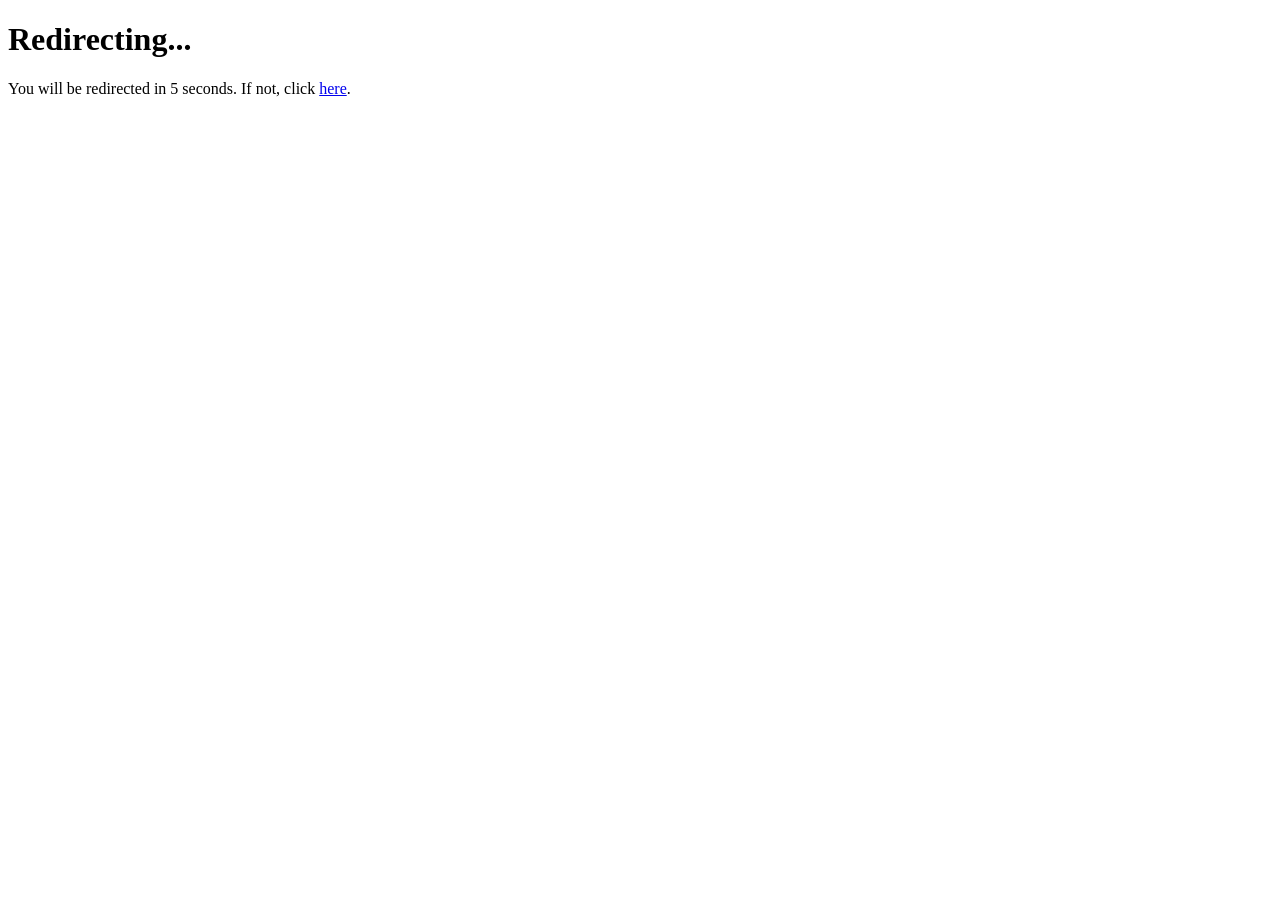
<file: index.html>
<!DOCTYPE html>
<html lang="en">
<head>
    <meta charset="UTF-8">
    <meta name="viewport" content="width=device-width, initial-scale=1.0">
    <title>Document</title>
</head>
<script>
      setTimeout(function() {
        window.location.href = "./Home/home.html";
    }, 5000);
</script>
<body>
     <h1>Redirecting...</h1>
    <p>You will be redirected in 5 seconds. If not, click <a href="./Home/home.html">here</a>.</p>
    
</body>
</html>
</file>
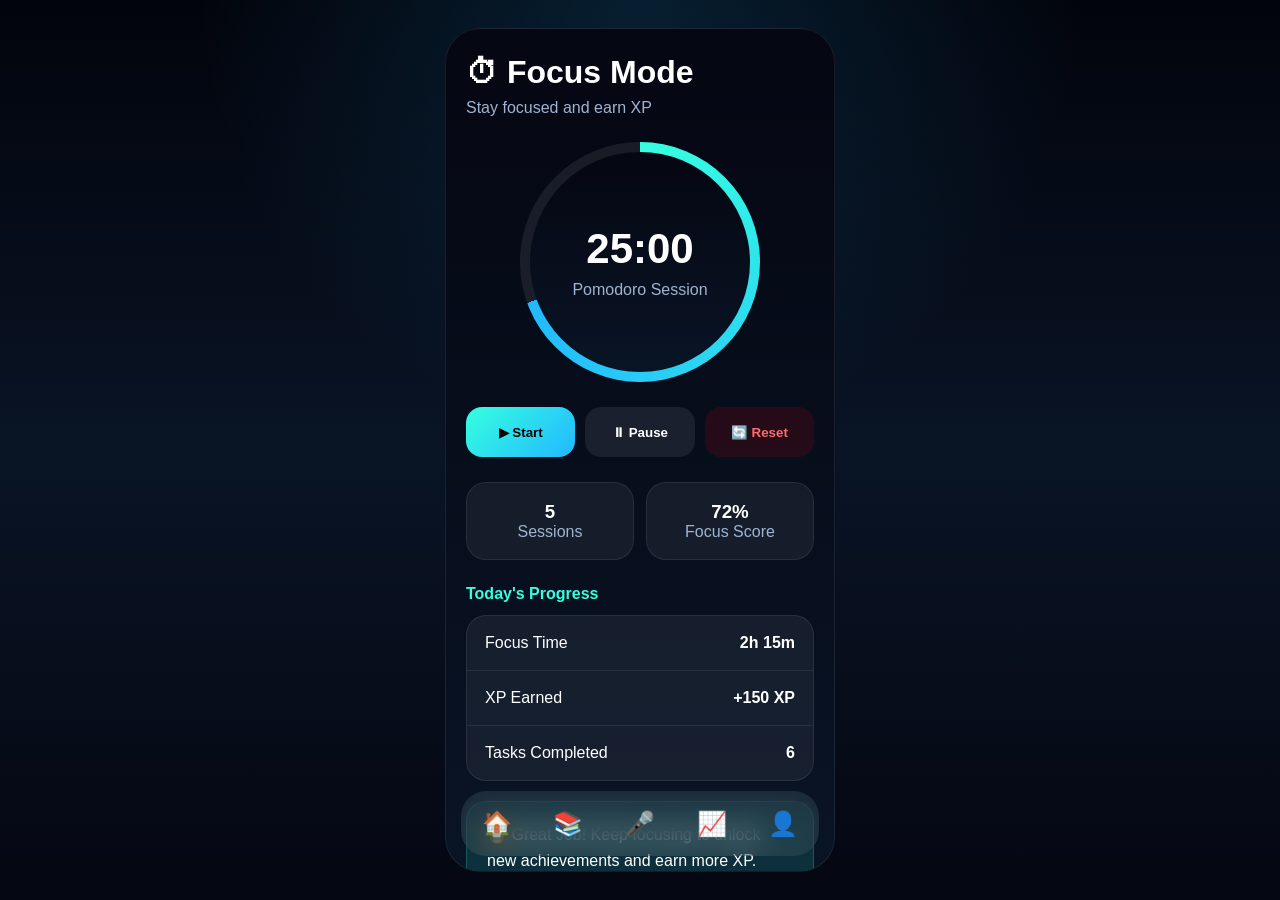
<file: Focus/focus.html>
<!DOCTYPE html>
<html lang="en">
<head>
<meta charset="UTF-8">
<meta name="viewport"
content="width=device-width, initial-scale=1.0">

<title>Focus Mode</title>

<link rel="stylesheet"
href="./focus.css">
</head>
<body>

<div class="mobile-frame">

<div class="focus-screen">

<h1>⏱ Focus Mode</h1>

<p class="subtitle">
Stay focused and earn XP
</p>

<div class="timer-container">

<div class="timer-circle">

<div class="timer-content">

<h2 id="timer">
25:00
</h2>

<p>
Pomodoro Session
</p>

</div>

</div>

</div>

<div class="controls">

<button class="start-btn">
▶ Start
</button>

<button class="pause-btn">
⏸ Pause
</button>

<button class="reset-btn">
🔄 Reset
</button>

</div>

<div class="stats-grid">

<div class="stat-card">

<h3>5</h3>

<p>Sessions</p>

</div>

<div class="stat-card">

<h3>72%</h3>

<p>Focus Score</p>

</div>

</div>

<div class="section-title">

Today's Progress

</div>

<div class="progress-card">

<div class="progress-item">

<span>Focus Time</span>

<b>2h 15m</b>

</div>

<div class="progress-item">

<span>XP Earned</span>

<b>+150 XP</b>

</div>

<div class="progress-item">

<span>Tasks Completed</span>

<b>6</b>

</div>

</div>

<div class="motivation-card">

🔥 Great Job!

Keep focusing to unlock
new achievements and earn
more XP.

</div>

</div>

<nav class="bottom-nav">

<a href="../Home/home.html">
🏠
</a>

<a href="../Skills/skills.html">
📚
</a>

<a href="../Voice/voice.html">
🎤
</a>

<a href="../Reports/reports.html">
📈
</a>

<a href="../Profile/profile.html">
👤
</a>

</nav>

</div>

<script src="./focus.js"></script>

</body>
</html>
</file>
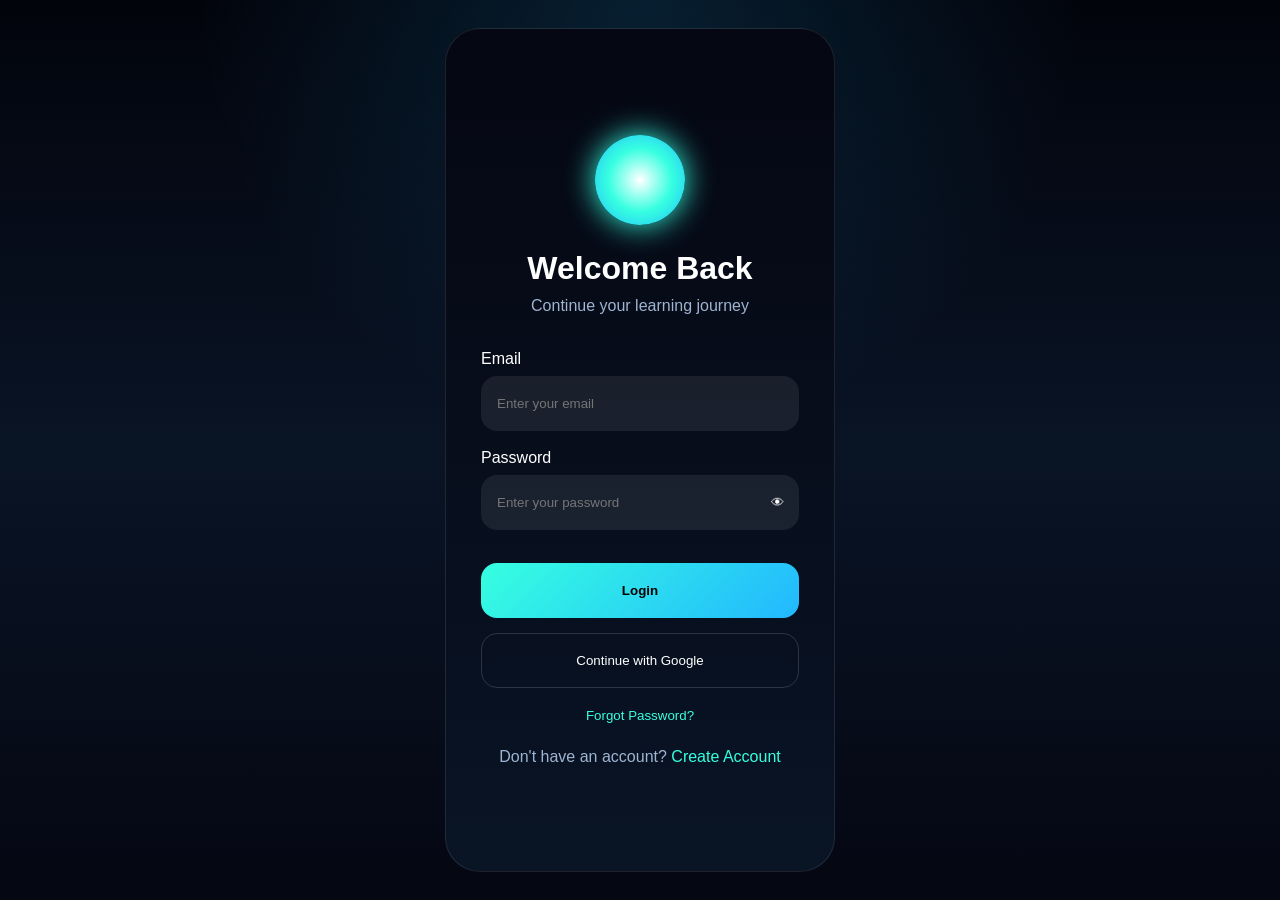
<file: Home/home.html>
<!DOCTYPE html>
<html lang="en">
<head>
<meta charset="UTF-8">
<meta name="viewport"
content="width=device-width, initial-scale=1.0">

<title>Home Dashboard</title>

<link rel="stylesheet"
href="./home.css">
</head>
<body>

<div class="mobile-frame">

<header class="topbar">

<div class="profile">

<div class="avatar">
P
</div>

<div>

<h3 id="userName">Loading...</h3>

<p id="userLevel">
Loading...
</p>

</div>

</div>

<div class="streak">

🔥 <span id="streakValue">1</span>

</div>

</header>

<section class="stats">

<div class="card">

<h2 id="xpValue">0</h2>

<p>XP</p>

</div>

<div class="card">

<h2 id="levelValue">1</h2>

<p>Level</p>

</div>

</section>

<section class="mentor">

<div class="orb"></div>

<p>
Listening...
</p>

</section>

<section class="actions">

<button
class="action-btn"
onclick="window.location.href='../Voice/voice.html'">

🎤 Voice Mentor

</button>

<button
class="action-btn"
onclick="window.location.href='../Skills/skills.html'">

📚 Skills

</button>

<button
class="action-btn"
onclick="window.location.href='../Focus/focus.html'">

⏱ Focus Mode

</button>

<button
class="action-btn"
onclick="window.location.href='../Reports/reports.html'">

📈 Reports

</button>

</section>

<section class="metrics">

<div class="metric">

😊 Mood

<b>80%</b>

</div>

<div class="metric">

🎯 Productivity

<b>70%</b>

</div>

</section>
<nav class="bottom-nav">

<a class="active"
href="../Home/home.html">
🏠
</a>

<a
href="../Skills/skills.html">
📚
</a>

<a
href="../Voice/voice.html">
🎤
</a>

<a
href="../Reports/reports.html">
📈
</a>

<a
href="../Profile/profile.html">
👤
</a>

</nav>
</div>

<script type="module" src="./home.js"></script>
<script type="module" src="./xp.js"></script>

</body>
</html>
</file>
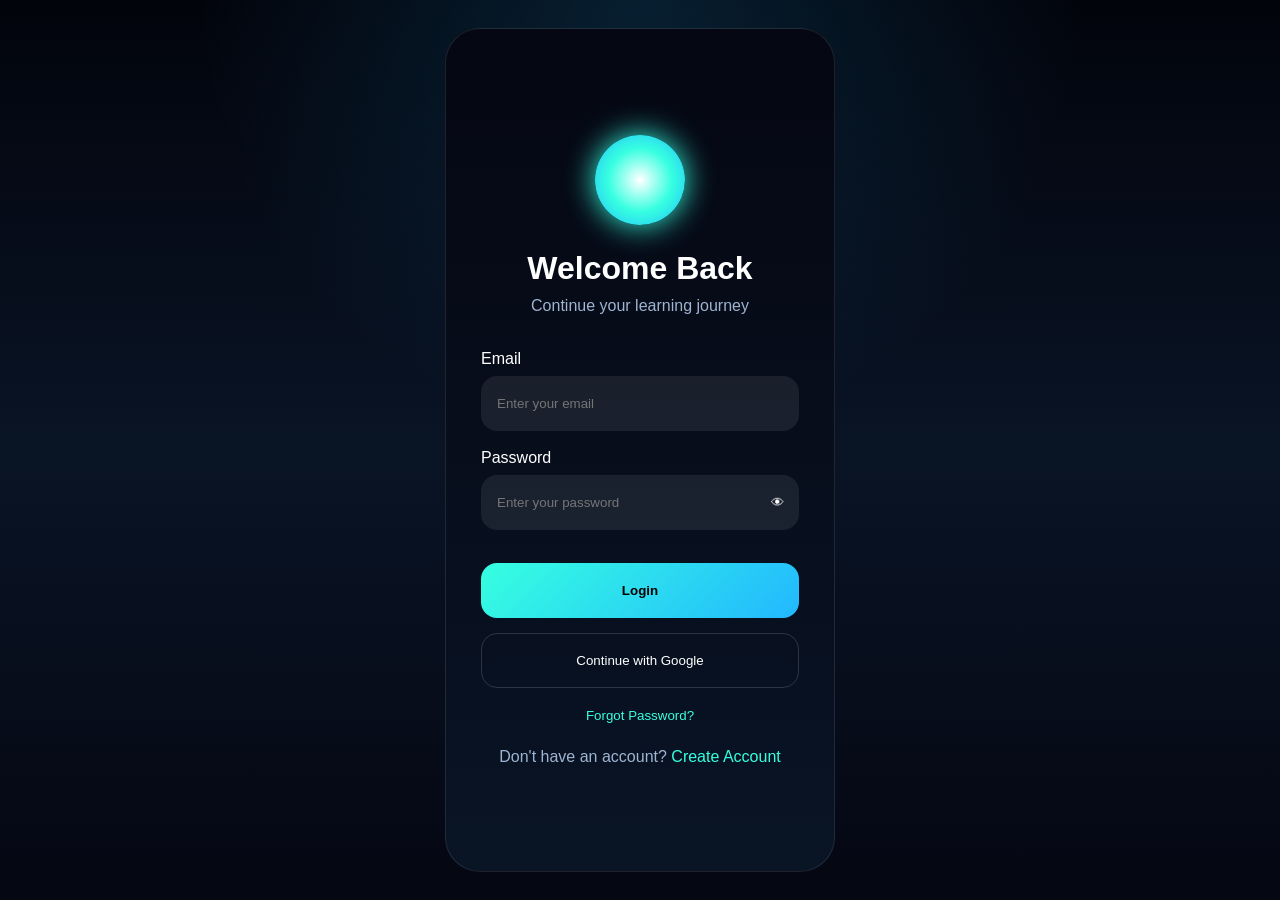
<file: Login/login.html>
<!DOCTYPE html>
<html lang="en">
<head>
<meta charset="UTF-8">
<meta name="viewport"
content="width=device-width, initial-scale=1.0">

<title>Login - Voice Mentor AI</title>

<link rel="stylesheet" href="./login.css">
</head>
<body>

<div class="mobile-frame">

  <div class="login-screen">

    <div class="orb small-orb"></div>

    <h1>Welcome Back</h1>

    <p class="subtitle">
      Continue your learning journey
    </p>

    <div class="form-group">

      <label>Email</label>

      <input
      type="email"
      id="email"
      placeholder="Enter your email">

    </div>

    <div class="form-group">

      <label>Password</label>

      <div class="password-box">

        <input
        type="password"
        id="password"
        placeholder="Enter your password">

        <button
        type="button"
        id="togglePassword">

          👁

        </button>

      </div>

    </div>

    <button
    class="login-btn">

      Login

    </button>

    <button
    class="google-btn">

      Continue with Google

    </button>

    <button
    class="text-btn">

      Forgot Password?

    </button>

    <p class="register-text">

      Don't have an account?

      <a href="../Register/register.html">
        Create Account
      </a>

    </p>

  </div>

</div>

<script src="./login.js"></script>

</body>
</html>
</file>
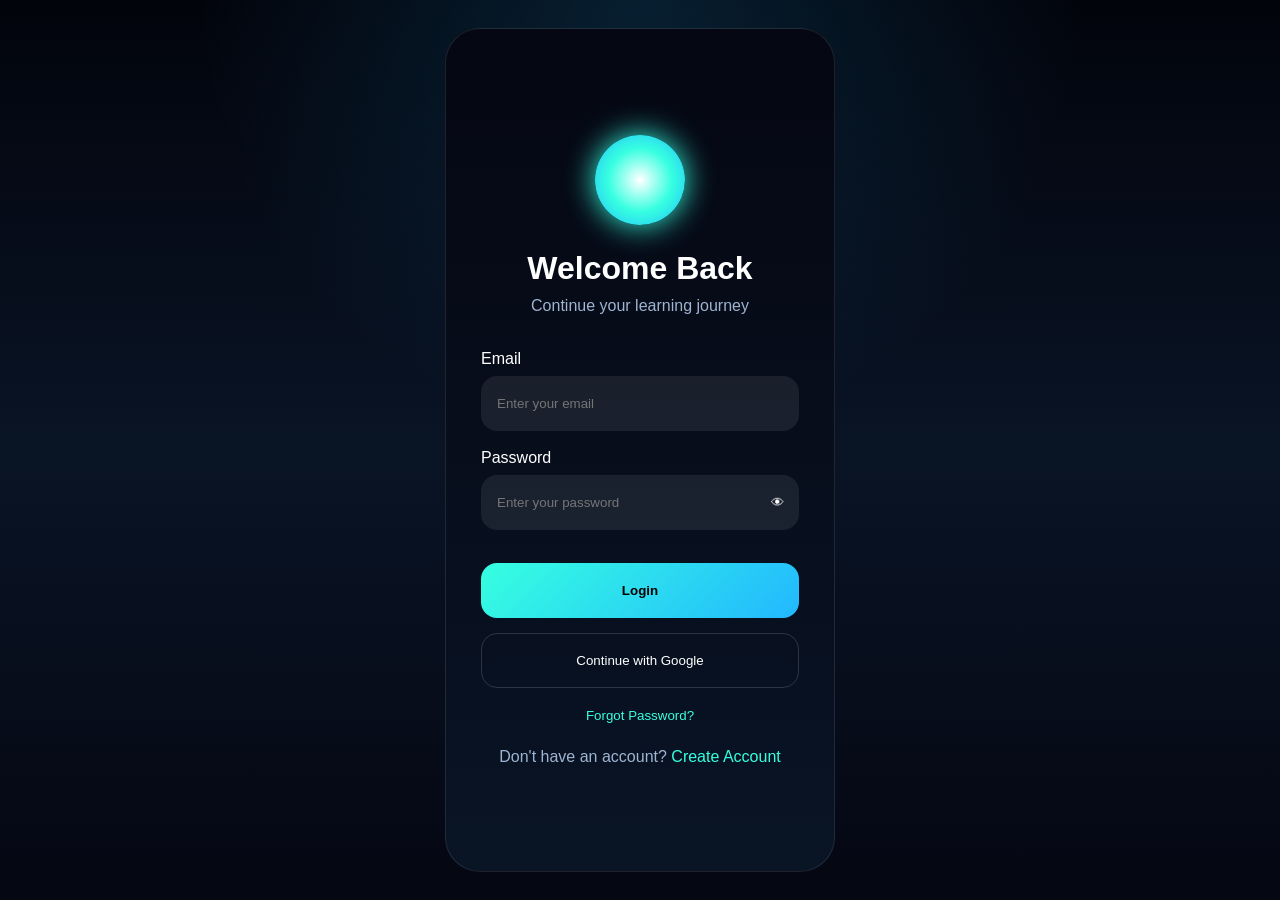
<file: Profile/profile.html>
<!DOCTYPE html>
<html lang="en">
<head>
<meta charset="UTF-8">
<meta name="viewport"
content="width=device-width, initial-scale=1.0">

<title>Profile</title>

<link rel="stylesheet"
href="./profile.css">
</head>
<body>

<div class="mobile-frame">

<div class="profile-screen">

<div class="profile-header">

<div class="profile-avatar">

P

</div>

<h2 id="profileName">Loading...</h2>

<p id="profileTitle">
AI Learner & Future Developer
</p>

</div>

<div class="stats">

<div class="stat-card">

<h3 id="profileXp">0</h3>

<span>XP</span>

</div>

<div class="stat-card">

<h3 id="profileLevel">1</h3>

<span>Level</span>

</div>

<div class="stat-card">

<h3 id="profileStreak">1</h3>

<span>Streak</span>

</div>

</div>

<div class="section-title">

Account Information

</div>

<div class="info-card">

<div class="info-row">

<span>Name</span>

<b id="infoName">Loading...</b>
</div>

<div class="info-row">

<span>Email</span>

<b id="infoEmail">Loading...</b>

</div>

<div class="info-row">

<span>Joined</span>

<b id="joinedDate">Loading...</b>

</div>

</div>

<div class="section-title">

Preferences

</div>

<div class="menu-card">

<div class="menu-item">

🤖 AI Personality

</div>

<div class="menu-item">

🔔 Notifications

</div>

<div class="menu-item">

🌙 Dark Mode

</div>

<div class="menu-item">

🌐 Language

</div>

</div>

<button class="edit-btn">

Edit Profile

</button>

<button class="logout-btn">

Logout

</button>

</div>

<nav class="bottom-nav">

<a href="../Home/home.html">
🏠
</a>

<a href="../Skills/skills.html">
📚
</a>

<a href="../Voice/voice.html">
🎤
</a>

<a href="../Reports/reports.html">
📈
</a>

<a class="active">
👤
</a>

</nav>

</div>

<script src="./profile.js"></script>

</body>
</html>
</file>
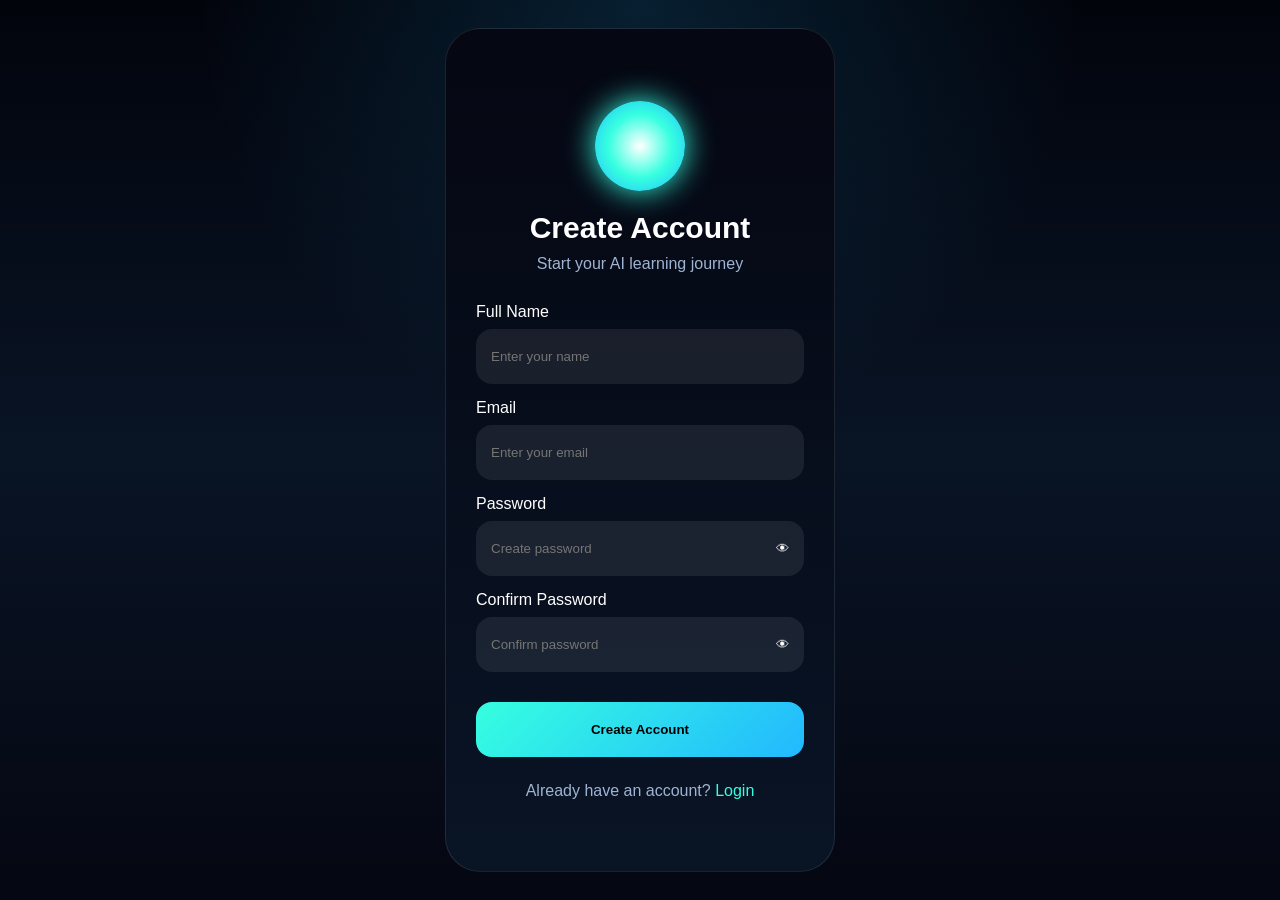
<file: Register/register.html>
<!DOCTYPE html>
<html lang="en">
<head>
<meta charset="UTF-8">
<meta name="viewport"
content="width=device-width, initial-scale=1.0">

<title>Create Account</title>

<link rel="stylesheet"
href="register.css">
</head>
<body>

<div class="mobile-frame">

  <div class="register-screen">

    <div class="orb small-orb"></div>

    <h1>Create Account</h1>

    <p class="subtitle">
      Start your AI learning journey
    </p>

    <div class="form-group">

      <label>Full Name</label>

      <input
      type="text"
      id="fullName"
      placeholder="Enter your name">

    </div>

    <div class="form-group">

      <label>Email</label>

      <input
      type="email"
      id="email"
      placeholder="Enter your email">

    </div>

    <div class="form-group">

      <label>Password</label>

      <div class="password-box">

        <input
        type="password"
        id="password"
        placeholder="Create password">

        <button
        type="button"
        id="togglePassword">

          👁

        </button>

      </div>

    </div>

    <div class="form-group">

      <label>Confirm Password</label>

      <div class="password-box">

        <input
        type="password"
        id="confirmPassword"
        placeholder="Confirm password">

        <button
        type="button"
        id="toggleConfirmPassword">

          👁

        </button>

      </div>

    </div>

    <button
    class="register-btn">

      Create Account

    </button>

    <p class="login-text">

      Already have an account?

      <a href="../Login/login.html">

        Login

      </a>

    </p>

  </div>

</div>

<script src="./register.js"></script>

</body>
</html>
</file>
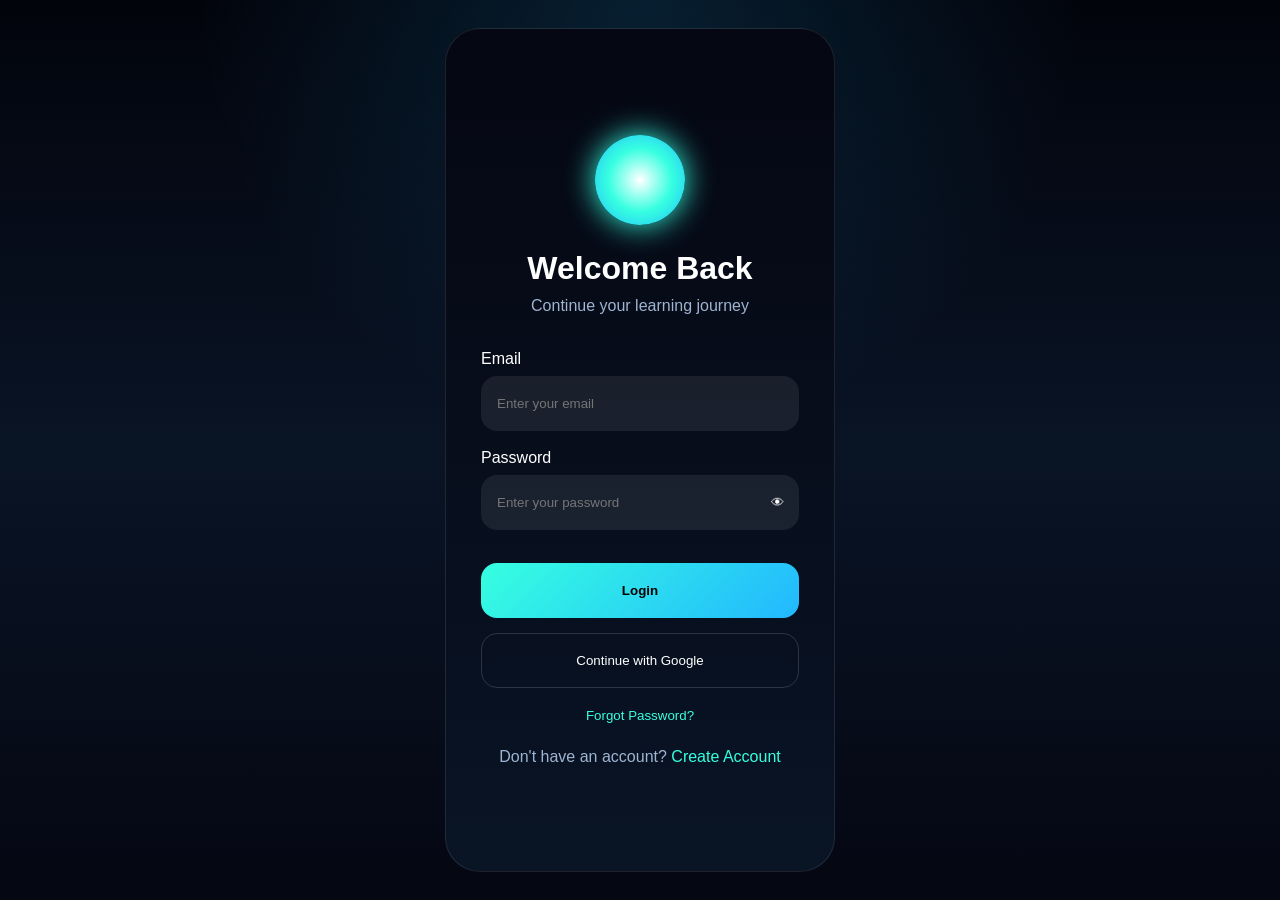
<file: Reports/reports.html>
<!DOCTYPE html>
<html lang="en">
<head>
<meta charset="UTF-8">
<meta name="viewport"
content="width=device-width, initial-scale=1.0">

<title>Reports</title>

<link rel="stylesheet"
href="./reports.css">
</head>
<body>

<div class="mobile-frame">

<div class="reports-screen">

<h1>📈 Progress Report</h1>

<p class="subtitle">
Track your learning journey
</p>

<div class="report-grid">

<div class="report-card">
<h2>490</h2>
<p>Total XP</p>
</div>

<div class="report-card">
<h2>1</h2>
<p>Current Level</p>
</div>

<div class="report-card">
<h2>7</h2>
<p>Day Streak</p>
</div>

<div class="report-card">
<h2>15h</h2>
<p>Learning Time</p>
</div>

</div>

<div class="section-title">
Weekly Progress
</div>

<div class="chart-card">

<div class="chart">

<div class="bar" style="height:40%;"></div>
<div class="bar" style="height:70%;"></div>
<div class="bar" style="height:55%;"></div>
<div class="bar" style="height:90%;"></div>
<div class="bar" style="height:75%;"></div>
<div class="bar" style="height:100%;"></div>
<div class="bar" style="height:85%;"></div>

</div>

<div class="days">
<span>M</span>
<span>T</span>
<span>W</span>
<span>T</span>
<span>F</span>
<span>S</span>
<span>S</span>
</div>

</div>

<div class="section-title">
Performance
</div>

<div class="performance-card">

<div class="metric">

😊 Mood Score

<b>80%</b>

</div>

<div class="metric">

🎯 Productivity

<b>72%</b>

</div>

<div class="metric">

📚 Skill Growth

<b>68%</b>

</div>

</div>

<div class="section-title">
Achievements
</div>

<div class="badge-container">

<div class="badge">
🏆
<span>Level Up</span>
</div>

<div class="badge">
🔥
<span>7 Day Streak</span>
</div>

<div class="badge">
⭐
<span>500 XP</span>
</div>

</div>

</div>

<nav class="bottom-nav">

<a href="../Home/home.html">
🏠
</a>

<a href="../Skills/skills.html">
📚
</a>

<a href="../Voice/voice.html">
🎤
</a>

<a class="active">
📈
</a>

<a href="../Profile/profile.html">
👤
</a>

</nav>

</div>

<script src="./reports.js"></script>

</body>
</html>
</file>
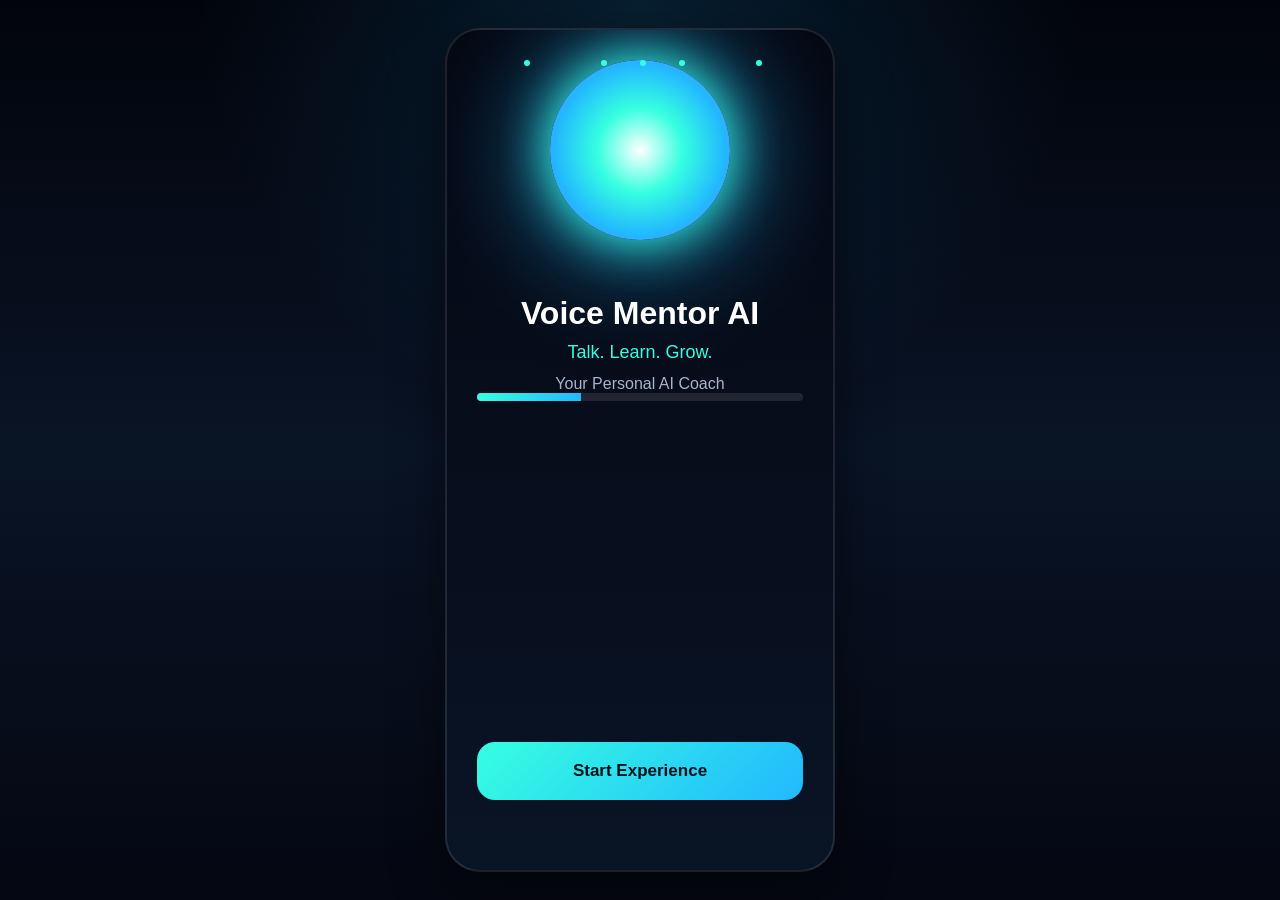
<file: splash_screen/splash.html>
<!DOCTYPE html>
<html lang="en">
<head>
<meta charset="UTF-8">
<meta name="viewport"
content="width=device-width, initial-scale=1.0">

<title>Voice Mentor AI</title>

<link rel="stylesheet"
href="splash.css">
</head>
<body>

 
<div class="mobile-frame">

  <div class="splash-screen">
     <!--Moving Particles-->  
<div class="particles">
  <span></span>
  <span></span>
  <span></span>
  <span></span>
  <span></span>
</div>


    <div class="orb"></div>

    <!--Voice Wave Animation-->
<div class="voice-wave">
  <span></span>
  <span></span>
  <span></span>
  <span></span>
  <span></span>
</div>

    <h1>Voice Mentor AI</h1>

    <p class="tagline">
      Talk. Learn. Grow.
    </p>
    <p class="desc">
      Your Personal AI Coach
    </p>
    
    <!-- Loading Bar -->
    <div class="progress-box">
      <div
      class="progress-bar"
      id="progressBar">
      </div>
    </div>
    

    <button
    class="start-btn"
    onclick="goToLogin()">

      Start Experience

    </button>

  </div>

</div>

<script src="splash.js"></script>

</body>
</html>
</file>
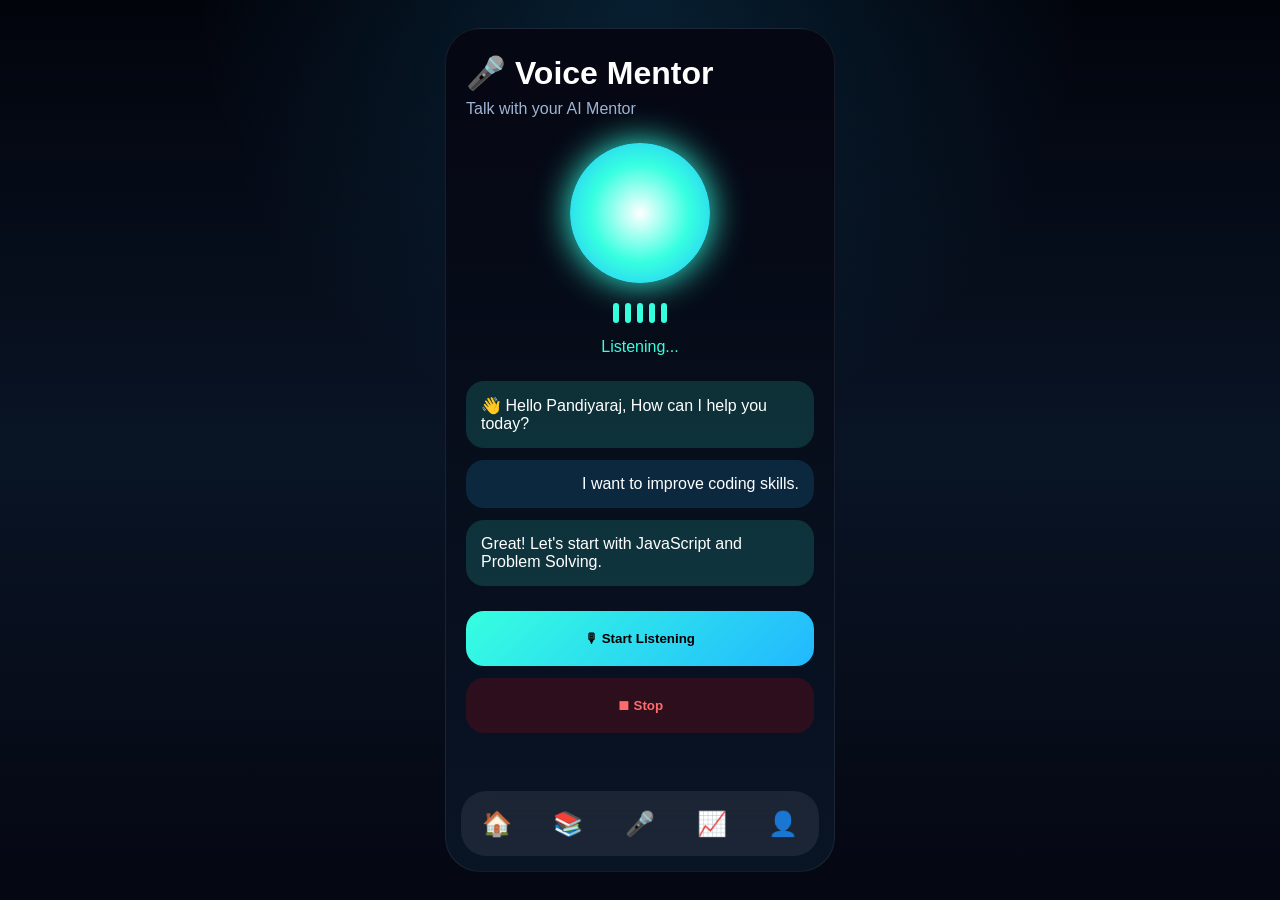
<file: Voice/voice.html>
<!DOCTYPE html>
<html lang="en">
<head>
<meta charset="UTF-8">
<meta name="viewport"
content="width=device-width, initial-scale=1.0">

<title>Voice Mentor</title>

<link rel="stylesheet"
href="./voice.css">
</head>
<body>

<div class="mobile-frame">

<div class="voice-screen">

<h1>🎤 Voice Mentor</h1>

<p class="subtitle">
Talk with your AI Mentor
</p>

<div class="mentor-container">

<div class="orb"></div>

<div class="voice-wave">

<span></span>
<span></span>
<span></span>
<span></span>
<span></span>

</div>

<p class="status">
Listening...
</p>

</div>

<div class="chat-area">

<div class="ai-message">

👋 Hello Pandiyaraj,
How can I help you today?

</div>

<div class="user-message">

I want to improve coding skills.

</div>

<div class="ai-message">

Great! Let's start with
JavaScript and Problem Solving.

</div>

</div>

<div class="button-group">

<button class="listen-btn">

🎙 Start Listening

</button>

<button class="stop-btn">

⏹ Stop

</button>

</div>

</div>

<nav class="bottom-nav">

<a href="../Home/home.html">
🏠
</a>

<a href="../Skills/skills.html">
📚
</a>

<a class="active">
🎤
</a>

<a href="../report-page/report.html">
📈
</a>

<a href="../Profile/profile.html">
👤
</a>

</nav>

</div>

<script src="./voice.js"></script>

</body>
</html>
</file>
<file: Focus/focus.css>
*{
margin:0;
padding:0;
box-sizing:border-box;
font-family:Inter,sans-serif;
}

body{

display:flex;
justify-content:center;
align-items:center;

min-height:100vh;

background:
radial-gradient(
circle at top,
rgba(34,184,255,.15),
transparent 40%
),
linear-gradient(
180deg,
#02040c,
#091425,
#050712
);
}

.mobile-frame{

width:390px;
height:844px;

background:
linear-gradient(
180deg,
#050712,
#091425
);

border-radius:35px;

overflow:hidden;

position:relative;

border:1px solid
rgba(255,255,255,.08);
}

.focus-screen{

height:100%;

overflow-y:auto;

padding:25px 20px 110px;
}

.focus-screen::-webkit-scrollbar{
display:none;
}

h1{
color:white;
}

.subtitle{

color:#9fb4d2;

margin-top:8px;
margin-bottom:25px;
}

.timer-container{

display:flex;
justify-content:center;

margin-top:15px;
}

.timer-circle{

width:240px;
height:240px;

border-radius:50%;

display:flex;
justify-content:center;
align-items:center;

background:
conic-gradient(
#36ffe0 0deg,
#22b8ff 250deg,
rgba(255,255,255,.08) 250deg
);

padding:10px;
}

.timer-content{

width:100%;
height:100%;

border-radius:50%;

background:
linear-gradient(
180deg,
#050712,
#091425
);

display:flex;
flex-direction:column;
justify-content:center;
align-items:center;
}

.timer-content h2{

color:white;

font-size:42px;
}

.timer-content p{

color:#9fb4d2;

margin-top:8px;
}

.controls{

display:grid;

grid-template-columns:
1fr 1fr 1fr;

gap:10px;

margin-top:25px;
}

.controls button{

height:50px;

border:none;

border-radius:16px;

font-weight:700;

cursor:pointer;
}

.start-btn{

background:
linear-gradient(
135deg,
#36ffe0,
#22b8ff
);
}

.pause-btn{

background:
rgba(255,255,255,.08);

color:white;
}

.reset-btn{

background:
rgba(255,0,0,.12);

color:#ff6b6b;
}

.stats-grid{

display:grid;

grid-template-columns:
1fr 1fr;

gap:12px;

margin-top:25px;
}

.stat-card{

padding:18px;

border-radius:20px;

text-align:center;

background:
rgba(255,255,255,.06);

border:1px solid
rgba(255,255,255,.08);
}

.stat-card h3{
color:white;
}

.stat-card p{
color:#9fb4d2;
}

.section-title{

margin-top:25px;
margin-bottom:12px;

color:#36ffe0;

font-weight:600;
}

.progress-card{

background:
rgba(255,255,255,.06);

border-radius:20px;

overflow:hidden;

border:1px solid
rgba(255,255,255,.08);
}

.progress-item{

display:flex;
justify-content:space-between;

padding:18px;

color:white;

border-bottom:
1px solid
rgba(255,255,255,.08);
}

.progress-item:last-child{
border:none;
}

.motivation-card{

margin-top:20px;

padding:20px;

border-radius:20px;

background:
rgba(54,255,224,.12);

border:1px solid
rgba(54,255,224,.2);

color:white;

line-height:1.6;
}

.bottom-nav{

position:absolute;

left:15px;
right:15px;
bottom:15px;

height:65px;

display:flex;
justify-content:space-around;
align-items:center;

border-radius:25px;

background:
rgba(255,255,255,.08);

backdrop-filter:blur(15px);
}

.bottom-nav a{

font-size:24px;

text-decoration:none;

color:#9fb4d2;
}
</file>
<file: Home/home.css>
*{
margin:0;
padding:0;
box-sizing:border-box;
font-family:Inter,sans-serif;
}

body{

display:flex;
justify-content:center;
align-items:center;

min-height:100vh;

background:
radial-gradient(
circle at top,
rgba(34,184,255,.15),
transparent 40%
),

linear-gradient(
180deg,
#02040c,
#091425,
#050712
);
}

.mobile-frame{

width:390px;
height:844px;

background:
linear-gradient(
180deg,
#050712,
#091425
);

border-radius:35px;

overflow:hidden;

padding:20px;

position:relative;
}

.topbar{

display:flex;
justify-content:space-between;
align-items:center;
}

.profile{

display:flex;
align-items:center;
gap:12px;
}

.avatar{

width:50px;
height:50px;

border-radius:50%;

display:flex;
justify-content:center;
align-items:center;

font-weight:bold;

background:
linear-gradient(
135deg,
#36ffe0,
#22b8ff
);
}

.profile h3{
color:white;
}

.profile p{
color:#9fb4d2;
font-size:12px;
}

.streak{

padding:10px;

border-radius:15px;

background:
rgba(255,255,255,.08);

color:white;
}

.stats{

display:grid;
grid-template-columns:
1fr 1fr;

gap:12px;

margin-top:25px;
}

.card{

padding:20px;

border-radius:20px;

background:
rgba(255,255,255,.08);

text-align:center;
}

.card h2{
color:white;
}

.card p{
color:#9fb4d2;
}

.mentor{

margin-top:25px;

text-align:center;
}

.orb{

width:120px;
height:120px;

margin:auto;

border-radius:50%;

background:
radial-gradient(
circle,
white,
#36ffe0,
#22b8ff
);

box-shadow:
0 0 40px #36ffe0;

animation:
pulse 3s infinite;
}

@keyframes pulse{

50%{
transform:scale(1.08);
}
}

.mentor p{

color:#36ffe0;

margin-top:15px;
}

.actions{

display:grid;

gap:12px;

margin-top:25px;
}

.action-btn{

height:55px;

border:none;

border-radius:18px;

font-weight:700;

cursor:pointer;

background:
linear-gradient(
135deg,
#36ffe0,
#22b8ff
);
}

.metrics{

display:grid;

grid-template-columns:
1fr 1fr;

gap:12px;

margin-top:25px;
}

.metric{

padding:18px;

border-radius:18px;

background:
rgba(255,255,255,.08);

color:white;
}

.metric b{

display:block;

margin-top:8px;
}

.bottom-nav{

position:absolute;

bottom:15px;

left:15px;
right:15px;

height:65px;

border-radius:25px;

display:flex;
justify-content:space-around;
align-items:center;

background:
rgba(255,255,255,.08);
}

.bottom-nav a{

font-size:24px;

text-decoration:none;
}

.active{

color:#36ffe0;
}
</file>
<file: Login/login.css>
*{
  margin:0;
  padding:0;
  box-sizing:border-box;
  font-family:Inter,sans-serif;
}

body{

  min-height:100vh;

  display:flex;
  justify-content:center;
  align-items:center;

  background:
  radial-gradient(
  circle at top,
  rgba(34,184,255,.15),
  transparent 40%
  ),
  linear-gradient(
  180deg,
  #02040c,
  #091425,
  #050712
  );
}

.mobile-frame{

  width:390px;
  height:844px;

  background:
  linear-gradient(
  180deg,
  #050712,
  #091425
  );

  border-radius:35px;

  overflow:hidden;

  border:1px solid
  rgba(255,255,255,.1);

  position:relative;
}

.login-screen{

  height:100%;

  padding:35px;

  display:flex;
  flex-direction:column;
  justify-content:center;
}

.small-orb{

  width:90px;
  height:90px;

  border-radius:50%;

  margin:0 auto 25px;

  background:
  radial-gradient(
  circle,
  white,
  #36ffe0,
  #22b8ff
  );

  box-shadow:
  0 0 30px #36ffe0;
}

h1{

  text-align:center;

  color:white;

  font-size:32px;
}

.subtitle{

  text-align:center;

  color:#9fb4d2;

  margin-top:10px;
  margin-bottom:35px;
}

.form-group{

  margin-bottom:18px;
}

label{

  color:white;

  display:block;

  margin-bottom:8px;
}

input{

  width:100%;

  height:55px;

  border:none;

  outline:none;

  border-radius:16px;

  padding:0 16px;

  background:
  rgba(255,255,255,.08);

  color:white;
}

.password-box{

  position:relative;
}

#togglePassword{

  position:absolute;

  right:15px;

  top:50%;

  transform:
  translateY(-50%);

  border:none;

  background:none;

  color:white;

  cursor:pointer;
}

.login-btn{

  height:55px;

  border:none;

  border-radius:16px;

  margin-top:15px;

  font-weight:700;

  cursor:pointer;

  background:
  linear-gradient(
  135deg,
  #36ffe0,
  #22b8ff
  );
}

.google-btn{

  height:55px;

  margin-top:15px;

  border-radius:16px;

  border:1px solid
  rgba(255,255,255,.15);

  background:transparent;

  color:white;

  cursor:pointer;
}

.text-btn{

  border:none;

  background:none;

  color:#36ffe0;

  margin-top:20px;

  cursor:pointer;
}

.register-text{

  text-align:center;

  color:#9fb4d2;

  margin-top:25px;
}

.register-text a{

  color:#36ffe0;

  text-decoration:none;
}
</file>
<file: Profile/profile.css>
*{
  margin:0;
  padding:0;
  box-sizing:border-box;
  font-family:'Inter',sans-serif;
}

body{
  min-height:100vh;
  display:flex;
  justify-content:center;
  align-items:center;

  background:
  radial-gradient(
    circle at top,
    rgba(34,184,255,.15),
    transparent 40%
  ),
  linear-gradient(
    180deg,
    #02040c,
    #091425,
    #050712
  );
}

/* Mobile App Frame */

.mobile-frame{

  width:390px;
  height:844px;

  background:
  linear-gradient(
    180deg,
    #050712,
    #091425
  );

  border-radius:35px;

  overflow:hidden;

  position:relative;

  border:1px solid
  rgba(255,255,255,.08);

  box-shadow:
  0 20px 50px
  rgba(0,0,0,.5);
}

/* Scroll Area */

.profile-screen{

  height:100%;

  overflow-y:auto;

  padding:25px 20px 110px;
}

/* Hide Scrollbar */

.profile-screen::-webkit-scrollbar{
  display:none;
}

/* Header */

.profile-header{

  text-align:center;
}

.profile-avatar{

  width:120px;
  height:120px;

  margin:auto;

  border-radius:50%;

  display:flex;
  justify-content:center;
  align-items:center;

  font-size:42px;
  font-weight:700;

  color:black;

  background:
  linear-gradient(
    135deg,
    #36ffe0,
    #22b8ff
  );

  box-shadow:
  0 0 25px #36ffe0,
  0 0 60px rgba(34,184,255,.4);
}

.profile-header h2{

  margin-top:18px;

  color:white;

  font-size:28px;
}

.profile-header p{

  color:#9fb4d2;

  margin-top:8px;

  font-size:14px;
}

/* Stats */

.stats{

  display:grid;

  grid-template-columns:
  repeat(3,1fr);

  gap:12px;

  margin-top:25px;
}

.stat-card{

  background:
  rgba(255,255,255,.06);

  border:1px solid
  rgba(255,255,255,.08);

  border-radius:20px;

  padding:18px;

  text-align:center;
}

.stat-card h3{

  color:white;

  font-size:24px;
}

.stat-card span{

  color:#9fb4d2;

  font-size:13px;
}

/* Section Title */

.section-title{

  color:#36ffe0;

  margin-top:28px;
  margin-bottom:12px;

  font-size:16px;
  font-weight:600;
}

/* Cards */

.info-card,
.menu-card{

  background:
  rgba(255,255,255,.06);

  border:1px solid
  rgba(255,255,255,.08);

  border-radius:20px;

  overflow:hidden;
}

.info-row,
.menu-item{

  display:flex;
  justify-content:space-between;
  align-items:center;

  padding:16px 18px;

  color:white;

  border-bottom:
  1px solid
  rgba(255,255,255,.06);
}

.info-row:last-child,
.menu-item:last-child{
  border-bottom:none;
}

/* Buttons */

.edit-btn{

  width:100%;
  height:55px;

  margin-top:25px;

  border:none;

  border-radius:18px;

  font-size:15px;
  font-weight:700;

  cursor:pointer;

  background:
  linear-gradient(
    135deg,
    #36ffe0,
    #22b8ff
  );
}

.logout-btn{

  width:100%;
  height:55px;

  margin-top:12px;

  border:none;

  border-radius:18px;

  font-size:15px;
  font-weight:700;

  cursor:pointer;

  background:
  rgba(255,0,0,.12);

  color:#ff7b7b;
}

/* Bottom Navigation */

.bottom-nav{

  position:absolute;

  left:15px;
  right:15px;
  bottom:15px;

  height:65px;

  display:flex;
  justify-content:space-around;
  align-items:center;

  border-radius:25px;

  background:
  rgba(255,255,255,.08);

  backdrop-filter:blur(15px);
}

.bottom-nav a{

  text-decoration:none;

  font-size:24px;

  color:#9fb4d2;
}

.bottom-nav .active{

  color:#36ffe0;
}
</file>
<file: Register/register.css>
*{
  margin:0;
  padding:0;
  box-sizing:border-box;
  font-family:Inter,sans-serif;
}

body{

  min-height:100vh;

  display:flex;
  justify-content:center;
  align-items:center;

  background:
  radial-gradient(
  circle at top,
  rgba(34,184,255,.15),
  transparent 40%
  ),

  linear-gradient(
  180deg,
  #02040c,
  #091425,
  #050712
  );
}

.mobile-frame{

  width:390px;
  height:844px;

  border-radius:35px;

  overflow:hidden;

  border:1px solid
  rgba(255,255,255,.1);

  background:
  linear-gradient(
  180deg,
  #050712,
  #091425
  );
}

.register-screen{

  height:100%;

  padding:30px;

  display:flex;
  flex-direction:column;
  justify-content:center;
}

.small-orb{

  width:90px;
  height:90px;

  border-radius:50%;

  margin:0 auto 20px;

  background:
  radial-gradient(
  circle,
  white,
  #36ffe0,
  #22b8ff
  );

  box-shadow:
  0 0 30px #36ffe0;
}

h1{

  color:white;

  text-align:center;

  font-size:30px;
}

.subtitle{

  text-align:center;

  color:#9fb4d2;

  margin-top:10px;

  margin-bottom:30px;
}

.form-group{

  margin-bottom:15px;
}

label{

  color:white;

  margin-bottom:8px;

  display:block;
}

input{

  width:100%;

  height:55px;

  border:none;

  outline:none;

  border-radius:16px;

  padding:0 15px;

  background:
  rgba(255,255,255,.08);

  color:white;
}

.password-box{

  position:relative;
}

.password-box button{

  position:absolute;

  right:15px;

  top:50%;

  transform:
  translateY(-50%);

  background:none;

  border:none;

  color:white;

  cursor:pointer;
}

.register-btn{

  height:55px;

  margin-top:15px;

  border:none;

  border-radius:16px;

  font-weight:700;

  cursor:pointer;

  background:
  linear-gradient(
  135deg,
  #36ffe0,
  #22b8ff
  );
}

.login-text{

  text-align:center;

  color:#9fb4d2;

  margin-top:25px;
}

.login-text a{

  color:#36ffe0;

  text-decoration:none;
}
</file>
<file: Reports/reports.css>
*{
margin:0;
padding:0;
box-sizing:border-box;
font-family:Inter,sans-serif;
}

body{
display:flex;
justify-content:center;
align-items:center;
min-height:100vh;

background:
radial-gradient(
circle at top,
rgba(34,184,255,.15),
transparent 40%
),
linear-gradient(
180deg,
#02040c,
#091425,
#050712
);
}

.mobile-frame{
width:390px;
height:844px;

background:
linear-gradient(
180deg,
#050712,
#091425
);

border-radius:35px;
overflow:hidden;
position:relative;

border:1px solid
rgba(255,255,255,.08);
}

.reports-screen{
height:100%;
overflow-y:auto;
padding:25px 20px 110px;
}

.reports-screen::-webkit-scrollbar{
display:none;
}

h1{
color:white;
}

.subtitle{
color:#9fb4d2;
margin-top:8px;
margin-bottom:20px;
}

.report-grid{
display:grid;
grid-template-columns:1fr 1fr;
gap:12px;
}

.report-card{
background:
rgba(255,255,255,.06);

border:1px solid
rgba(255,255,255,.08);

padding:18px;

border-radius:20px;

text-align:center;
}

.report-card h2{
color:white;
}

.report-card p{
color:#9fb4d2;
margin-top:5px;
}

.section-title{
color:#36ffe0;
font-weight:600;
margin-top:25px;
margin-bottom:12px;
}

.chart-card{
background:
rgba(255,255,255,.06);

border:1px solid
rgba(255,255,255,.08);

padding:20px;

border-radius:20px;
}

.chart{
height:180px;

display:flex;
align-items:flex-end;
justify-content:space-between;
}

.bar{
width:25px;

border-radius:12px 12px 0 0;

background:
linear-gradient(
180deg,
#36ffe0,
#22b8ff
);
}

.days{
display:flex;
justify-content:space-between;
margin-top:10px;

color:#9fb4d2;
}

.performance-card{
background:
rgba(255,255,255,.06);

border:1px solid
rgba(255,255,255,.08);

border-radius:20px;

overflow:hidden;
}

.metric{
display:flex;
justify-content:space-between;

padding:18px;

color:white;

border-bottom:
1px solid
rgba(255,255,255,.08);
}

.metric:last-child{
border:none;
}

.badge-container{
display:flex;
gap:10px;
flex-wrap:wrap;
}

.badge{
flex:1;

min-width:100px;

padding:15px;

border-radius:18px;

text-align:center;

background:
rgba(255,255,255,.06);

border:1px solid
rgba(255,255,255,.08);

color:white;
}

.badge span{
display:block;
margin-top:8px;
font-size:12px;
}

.bottom-nav{
position:absolute;

left:15px;
right:15px;
bottom:15px;

height:65px;

display:flex;
justify-content:space-around;
align-items:center;

border-radius:25px;

background:
rgba(255,255,255,.08);

backdrop-filter:blur(15px);
}

.bottom-nav a{
font-size:24px;
text-decoration:none;
color:#9fb4d2;
}

.bottom-nav .active{
color:#36ffe0;
}
</file>
<file: splash_screen/splash.css>
*{
  margin:0;
  padding:0;
  box-sizing:border-box;
  font-family:Inter,sans-serif;
}

body{

  min-height:100vh;

  display:flex;
  justify-content:center;
  align-items:center;
 background:
  radial-gradient(
  circle at top,
  rgba(34,184,255,.15),
  transparent 40%
  ),

  linear-gradient(
  180deg,
  #02040c,
  #091425,
  #050712
  );

}

.mobile-frame{

  width:390px;
  height:844px;

  background:
  linear-gradient(
  180deg,
  #050712,
  #091425
  );

  border-radius:35px;

  overflow:hidden;

  position:relative;

  border:2px solid
  rgba(255,255,255,.1);

  box-shadow:
  0 20px 50px
  rgba(0,0,0,.5);
}

.splash-screen{

  height:100%;

  display:flex;
  flex-direction:column;
  justify-content:center;
  align-items:center;

  padding:30px;

  text-align:center;
}

.orb{

  width:170px;
  height:170px;

  border-radius:50%;

  background:
  radial-gradient(
  circle,
  #fff,
  #36ffe0,
  #22b8ff,
  #a855ff
  );

  box-shadow:
  0 0 50px #36ffe0,
  0 0 100px #22b8ff;

  animation:pulse 3s infinite;
}

@keyframes pulse{

  0%,100%{
    transform:scale(1);
  }

  50%{
    transform:scale(1.08);
  }
}

h1{

  margin-top:35px;

  color:white;

  font-size:32px;

  font-weight:800;
}

.tagline{

  color:#36ffe0;

  margin-top:10px;

  font-size:18px;
}

.desc{

  color:#a8b4c9;

  margin-top:12px;
}

.start-btn{

  width:100%;

  height:58px;

  margin-top:auto;
  margin-bottom:40px;

  border:none;

  border-radius:18px;

  font-size:17px;

  font-weight:700;

  cursor:pointer;

  background:
  linear-gradient(
  135deg,
  #36ffe0,
  #22b8ff
  );

  color:#05111c;
}

/* Moving Particles */
.particles span{
  position:absolute;
  width:6px;
  height:6px;
  background:#36ffe0;
  border-radius:50%;
  animation:float 8s infinite linear;
}

.particles span:nth-child(1){
  left:20%;
  animation-delay:0s;
}

.particles span:nth-child(2){
  left:40%;
  animation-delay:2s;
}

.particles span:nth-child(3){
  left:60%;
  animation-delay:4s;
}

.particles span:nth-child(4){
  left:80%;
  animation-delay:1s;
}

.particles span:nth-child(5){
  left:50%;
  animation-delay:3s;
}

@keyframes float{

  0%{
    transform:translateY(850px);
    opacity:0;
  }

  50%{
    opacity:1;
  }

  100%{
    transform:translateY(-100px);
    opacity:0;
  }

}

/* AI orb + Neon Glow */
.orb{

  width:180px;
  height:180px;

  border-radius:50%;

  background:
  radial-gradient(
  circle,
  white,
  #36ffe0,
  #22b8ff,
  #a855ff
  );

  box-shadow:
  0 0 50px #36ffe0,
  0 0 120px #22b8ff;

  animation:
  pulse 3s infinite;
}

/* Voice Wave Animation */
.voice-wave{
  display:flex;
  gap:6px;
  margin-top:20px;
}

.voice-wave span{

  width:6px;

  background:#36ffe0;

  border-radius:20px;

  animation:wave 1s infinite;
}

.voice-wave span:nth-child(1){
  animation-delay:.1s;
}

.voice-wave span:nth-child(2){
  animation-delay:.2s;
}

.voice-wave span:nth-child(3){
  animation-delay:.3s;
}

.voice-wave span:nth-child(4){
  animation-delay:.4s;
}

.voice-wave span:nth-child(5){
  animation-delay:.5s;
}

@keyframes wave{

  0%,100%{
    height:12px;
  }

  50%{
    height:40px;
  }

}

/*Loading Process */
.progress-box{

  width:100%;
  height:8px;

  background:
  rgba(255,255,255,.1);

  border-radius:20px;

  overflow:hidden;
}

.progress-bar{

  width:0%;

  height:100%;

  background:
  linear-gradient(
  90deg,
  #36ffe0,
  #22b8ff
  );
}
</file>
<file: Voice/voice.css>
*{
margin:0;
padding:0;
box-sizing:border-box;
font-family:Inter,sans-serif;
}

body{

display:flex;
justify-content:center;
align-items:center;

min-height:100vh;

background:
radial-gradient(
circle at top,
rgba(34,184,255,.15),
transparent 40%
),

linear-gradient(
180deg,
#02040c,
#091425,
#050712
);
}

.mobile-frame{

width:390px;
height:844px;

background:
linear-gradient(
180deg,
#050712,
#091425
);

border-radius:35px;

overflow:hidden;

position:relative;

border:1px solid
rgba(255,255,255,.08);
}

.voice-screen{

height:100%;

padding:25px 20px 110px;

overflow-y:auto;
}

.voice-screen::-webkit-scrollbar{
display:none;
}

h1{
color:white;
}

.subtitle{

color:#9fb4d2;

margin-top:8px;
margin-bottom:25px;
}

.mentor-container{

text-align:center;
}

.orb{

width:140px;
height:140px;

margin:auto;

border-radius:50%;

background:
radial-gradient(
circle,
white,
#36ffe0,
#22b8ff
);

box-shadow:
0 0 35px #36ffe0;

animation:
pulse 3s infinite;
}

@keyframes pulse{

50%{
transform:scale(1.08);
}
}

.voice-wave{

display:flex;
justify-content:center;

gap:6px;

margin-top:20px;
}

.voice-wave span{

width:6px;

height:20px;

background:#36ffe0;

border-radius:20px;

animation:
wave 1s infinite;
}

.voice-wave span:nth-child(2){
animation-delay:.2s;
}

.voice-wave span:nth-child(3){
animation-delay:.4s;
}

.voice-wave span:nth-child(4){
animation-delay:.6s;
}

.voice-wave span:nth-child(5){
animation-delay:.8s;
}

@keyframes wave{

0%,100%{
height:15px;
}

50%{
height:45px;
}
}

.status{

color:#36ffe0;

margin-top:15px;
}

.chat-area{

margin-top:25px;
}

.ai-message{

background:
rgba(54,255,224,.15);

padding:15px;

border-radius:18px;

margin-bottom:12px;

color:white;
}

.user-message{

background:
rgba(34,184,255,.15);

padding:15px;

border-radius:18px;

margin-bottom:12px;

color:white;

text-align:right;
}

.button-group{

display:grid;

gap:12px;

margin-top:25px;
}

.listen-btn{

height:55px;

border:none;

border-radius:18px;

font-weight:700;

cursor:pointer;

background:
linear-gradient(
135deg,
#36ffe0,
#22b8ff
);
}

.stop-btn{

height:55px;

border:none;

border-radius:18px;

font-weight:700;

cursor:pointer;

background:
rgba(255,0,0,.15);

color:#ff6b6b;
}

.bottom-nav{

position:absolute;

left:15px;
right:15px;
bottom:15px;

height:65px;

display:flex;
justify-content:space-around;
align-items:center;

border-radius:25px;

background:
rgba(255,255,255,.08);

backdrop-filter:blur(15px);
}

.bottom-nav a{

text-decoration:none;

font-size:24px;

color:#9fb4d2;
}

.bottom-nav .active{

color:#36ffe0;
}
</file>
